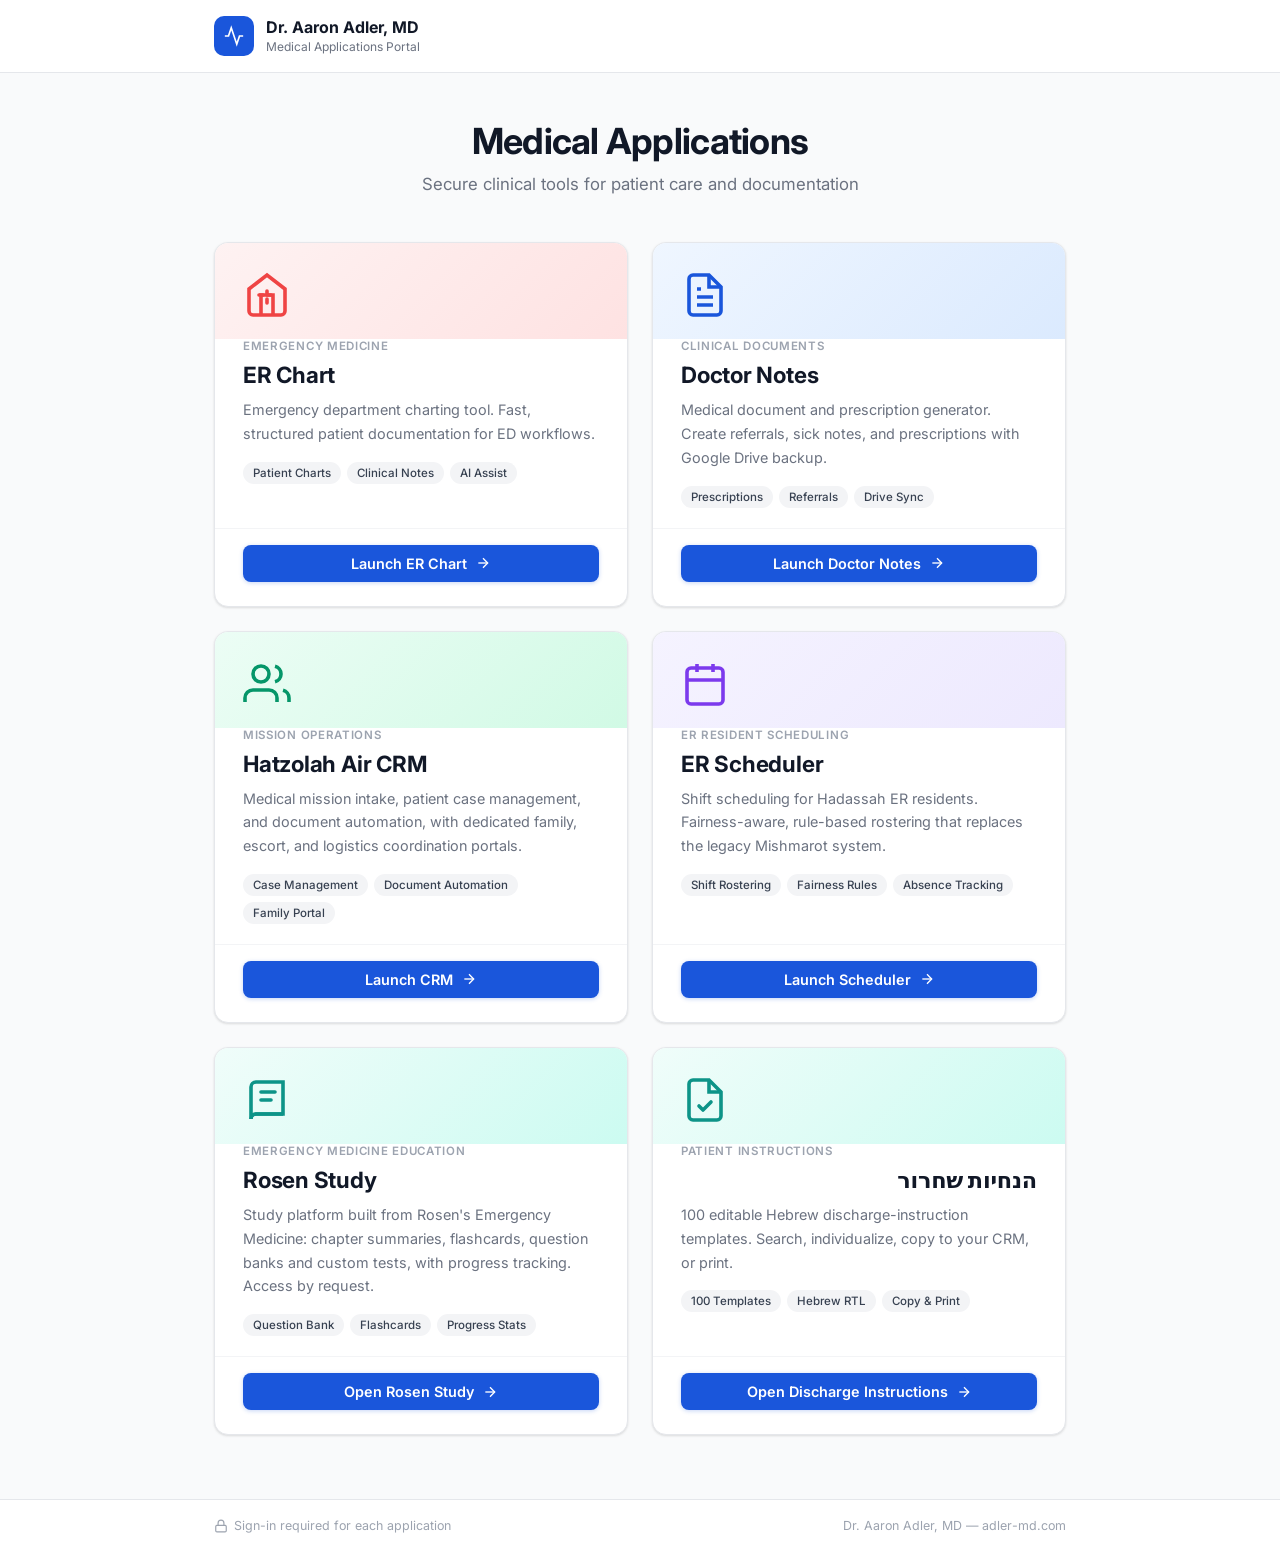
<file: index.html>
<!DOCTYPE html>
<html lang="en">
<head>
  <meta charset="UTF-8" />
  <meta name="viewport" content="width=device-width, initial-scale=1.0" />
  <title>Dr. Aaron Adler, MD — Medical Applications Portal</title>
  <link rel="stylesheet" href="style.css" />
  <link rel="preconnect" href="https://fonts.googleapis.com" />
  <link rel="preconnect" href="https://fonts.gstatic.com" crossorigin />
  <link href="https://fonts.googleapis.com/css2?family=Inter:wght@400;500;600;700&display=swap" rel="stylesheet" />
</head>
<body>

  <header class="header">
    <div class="header-inner">
      <div class="header-logo">
        <div class="logo-icon">
          <svg viewBox="0 0 24 24" fill="none" stroke="currentColor" stroke-width="1.8">
            <path d="M22 12h-4l-3 9L9 3l-3 9H2"/>
          </svg>
        </div>
        <div>
          <div class="logo-name">Dr. Aaron Adler, MD</div>
          <div class="logo-sub">Medical Applications Portal</div>
        </div>
      </div>
    </div>
  </header>

  <main class="main">

    <section class="hero">
      <h1 class="hero-title">Medical Applications</h1>
      <p class="hero-sub">Secure clinical tools for patient care and documentation</p>
    </section>

    <section class="cards">

      <div class="app-card">
        <div class="card-icon card-icon--red">
          <svg viewBox="0 0 24 24" fill="none" stroke="currentColor" stroke-width="1.8">
            <path d="M3 9l9-7 9 7v11a2 2 0 0 1-2 2H5a2 2 0 0 1-2-2z"/>
            <path d="M9 22V12h6v10"/>
            <line x1="12" y1="5" x2="12" y2="5"/>
            <path d="M8 12h2m2 0h2m-2-2v2m0 2v2" stroke-linecap="round"/>
          </svg>
        </div>
        <div class="card-body">
          <div class="card-tag">Emergency Medicine</div>
          <h2 class="card-title">ER Chart</h2>
          <p class="card-desc">Emergency department charting tool. Fast, structured patient documentation for ED workflows.</p>
          <div class="card-features">
            <span class="feature-pill">Patient Charts</span>
            <span class="feature-pill">Clinical Notes</span>
            <span class="feature-pill">AI Assist</span>
          </div>
        </div>
        <div class="card-footer">
          <a href="https://er.adler-md.com" class="btn btn-primary">
            Launch ER Chart
            <svg viewBox="0 0 24 24" fill="none" stroke="currentColor" stroke-width="2"><line x1="5" y1="12" x2="19" y2="12"/><polyline points="12 5 19 12 12 19"/></svg>
          </a>
        </div>
      </div>

      <div class="app-card">
        <div class="card-icon card-icon--blue">
          <svg viewBox="0 0 24 24" fill="none" stroke="currentColor" stroke-width="1.8">
            <path d="M14 2H6a2 2 0 0 0-2 2v16a2 2 0 0 0 2 2h12a2 2 0 0 0 2-2V8z"/>
            <polyline points="14 2 14 8 20 8"/>
            <line x1="16" y1="13" x2="8" y2="13"/>
            <line x1="16" y1="17" x2="8" y2="17"/>
            <polyline points="10 9 9 9 8 9"/>
          </svg>
        </div>
        <div class="card-body">
          <div class="card-tag">Clinical Documents</div>
          <h2 class="card-title">Doctor Notes</h2>
          <p class="card-desc">Medical document and prescription generator. Create referrals, sick notes, and prescriptions with Google Drive backup.</p>
          <div class="card-features">
            <span class="feature-pill">Prescriptions</span>
            <span class="feature-pill">Referrals</span>
            <span class="feature-pill">Drive Sync</span>
          </div>
        </div>
        <div class="card-footer">
          <a href="https://notes.adler-md.com" class="btn btn-primary">
            Launch Doctor Notes
            <svg viewBox="0 0 24 24" fill="none" stroke="currentColor" stroke-width="2"><line x1="5" y1="12" x2="19" y2="12"/><polyline points="12 5 19 12 12 19"/></svg>
          </a>
        </div>
      </div>

      <div class="app-card">
        <div class="card-icon card-icon--green">
          <svg viewBox="0 0 24 24" fill="none" stroke="currentColor" stroke-width="1.8">
            <path d="M17 21v-2a4 4 0 0 0-4-4H5a4 4 0 0 0-4 4v2"/>
            <circle cx="9" cy="7" r="4"/>
            <path d="M23 21v-2a4 4 0 0 0-3-3.87"/>
            <path d="M16 3.13a4 4 0 0 1 0 7.75"/>
          </svg>
        </div>
        <div class="card-body">
          <div class="card-tag">Mission Operations</div>
          <h2 class="card-title">Hatzolah Air CRM</h2>
          <p class="card-desc">Medical mission intake, patient case management, and document automation, with dedicated family, escort, and logistics coordination portals.</p>
          <div class="card-features">
            <span class="feature-pill">Case Management</span>
            <span class="feature-pill">Document Automation</span>
            <span class="feature-pill">Family Portal</span>
          </div>
        </div>
        <div class="card-footer">
          <a href="https://app.hatzolahair.org.il" class="btn btn-primary">
            Launch CRM
            <svg viewBox="0 0 24 24" fill="none" stroke="currentColor" stroke-width="2"><line x1="5" y1="12" x2="19" y2="12"/><polyline points="12 5 19 12 12 19"/></svg>
          </a>
        </div>
      </div>

      <div class="app-card">
        <div class="card-icon card-icon--purple">
          <svg viewBox="0 0 24 24" fill="none" stroke="currentColor" stroke-width="1.8">
            <rect x="3" y="4" width="18" height="18" rx="2" ry="2"/>
            <line x1="16" y1="2" x2="16" y2="6"/>
            <line x1="8" y1="2" x2="8" y2="6"/>
            <line x1="3" y1="10" x2="21" y2="10"/>
          </svg>
        </div>
        <div class="card-body">
          <div class="card-tag">ER Resident Scheduling</div>
          <h2 class="card-title">ER Scheduler</h2>
          <p class="card-desc">Shift scheduling for Hadassah ER residents. Fairness-aware, rule-based rostering that replaces the legacy Mishmarot system.</p>
          <div class="card-features">
            <span class="feature-pill">Shift Rostering</span>
            <span class="feature-pill">Fairness Rules</span>
            <span class="feature-pill">Absence Tracking</span>
          </div>
        </div>
        <div class="card-footer">
          <a href="https://scheduler.adler-md.com" class="btn btn-primary">
            Launch Scheduler
            <svg viewBox="0 0 24 24" fill="none" stroke="currentColor" stroke-width="2"><line x1="5" y1="12" x2="19" y2="12"/><polyline points="12 5 19 12 12 19"/></svg>
          </a>
        </div>
      </div>

      <div class="app-card">
        <div class="card-icon card-icon--teal">
          <svg viewBox="0 0 24 24" fill="none" stroke="currentColor" stroke-width="1.8">
            <path d="M4 5.5A2.5 2.5 0 0 1 6.5 3H20v16H6.5A2.5 2.5 0 0 0 4 21.5v-16z"/>
            <path d="M4 21.5A2.5 2.5 0 0 1 6.5 19H20"/>
            <path d="M9 8h7M9 12h5" stroke-linecap="round"/>
          </svg>
        </div>
        <div class="card-body">
          <div class="card-tag">Emergency Medicine Education</div>
          <h2 class="card-title">Rosen Study</h2>
          <p class="card-desc">Study platform built from Rosen's Emergency Medicine: chapter summaries, flashcards, question banks and custom tests, with progress tracking. Access by request.</p>
          <div class="card-features">
            <span class="feature-pill">Question Bank</span>
            <span class="feature-pill">Flashcards</span>
            <span class="feature-pill">Progress Stats</span>
          </div>
        </div>
        <div class="card-footer">
          <a href="https://rosen.adler-md.com" class="btn btn-primary">
            Open Rosen Study
            <svg viewBox="0 0 24 24" fill="none" stroke="currentColor" stroke-width="2"><line x1="5" y1="12" x2="19" y2="12"/><polyline points="12 5 19 12 12 19"/></svg>
          </a>
        </div>
      </div>

      <div class="app-card">
        <div class="card-icon card-icon--teal">
          <svg viewBox="0 0 24 24" fill="none" stroke="currentColor" stroke-width="1.8">
            <path d="M14 2H6a2 2 0 0 0-2 2v16a2 2 0 0 0 2 2h12a2 2 0 0 0 2-2V8z"/>
            <polyline points="14 2 14 8 20 8"/>
            <path d="M9 15l2 2 4-4" stroke-linecap="round" stroke-linejoin="round"/>
          </svg>
        </div>
        <div class="card-body">
          <div class="card-tag">Patient Instructions</div>
          <h2 class="card-title" lang="he" dir="rtl">הנחיות שחרור</h2>
          <p class="card-desc">100 editable Hebrew discharge-instruction templates. Search, individualize, copy to your CRM, or print.</p>
          <div class="card-features">
            <span class="feature-pill">100 Templates</span>
            <span class="feature-pill">Hebrew RTL</span>
            <span class="feature-pill">Copy &amp; Print</span>
          </div>
        </div>
        <div class="card-footer">
          <a href="/discharge-instructions/" class="btn btn-primary">
            Open Discharge Instructions
            <svg viewBox="0 0 24 24" fill="none" stroke="currentColor" stroke-width="2"><line x1="5" y1="12" x2="19" y2="12"/><polyline points="12 5 19 12 12 19"/></svg>
          </a>
        </div>
      </div>

    </section>

  </main>

  <footer class="footer">
    <div class="footer-inner">
      <div class="footer-lock">
        <svg viewBox="0 0 24 24" fill="none" stroke="currentColor" stroke-width="2">
          <rect x="3" y="11" width="18" height="11" rx="2" ry="2"/>
          <path d="M7 11V7a5 5 0 0 1 10 0v4"/>
        </svg>
        Sign-in required for each application
      </div>
      <div class="footer-copy">Dr. Aaron Adler, MD &mdash; adler-md.com</div>
    </div>
  </footer>

</body>
</html>
</file>
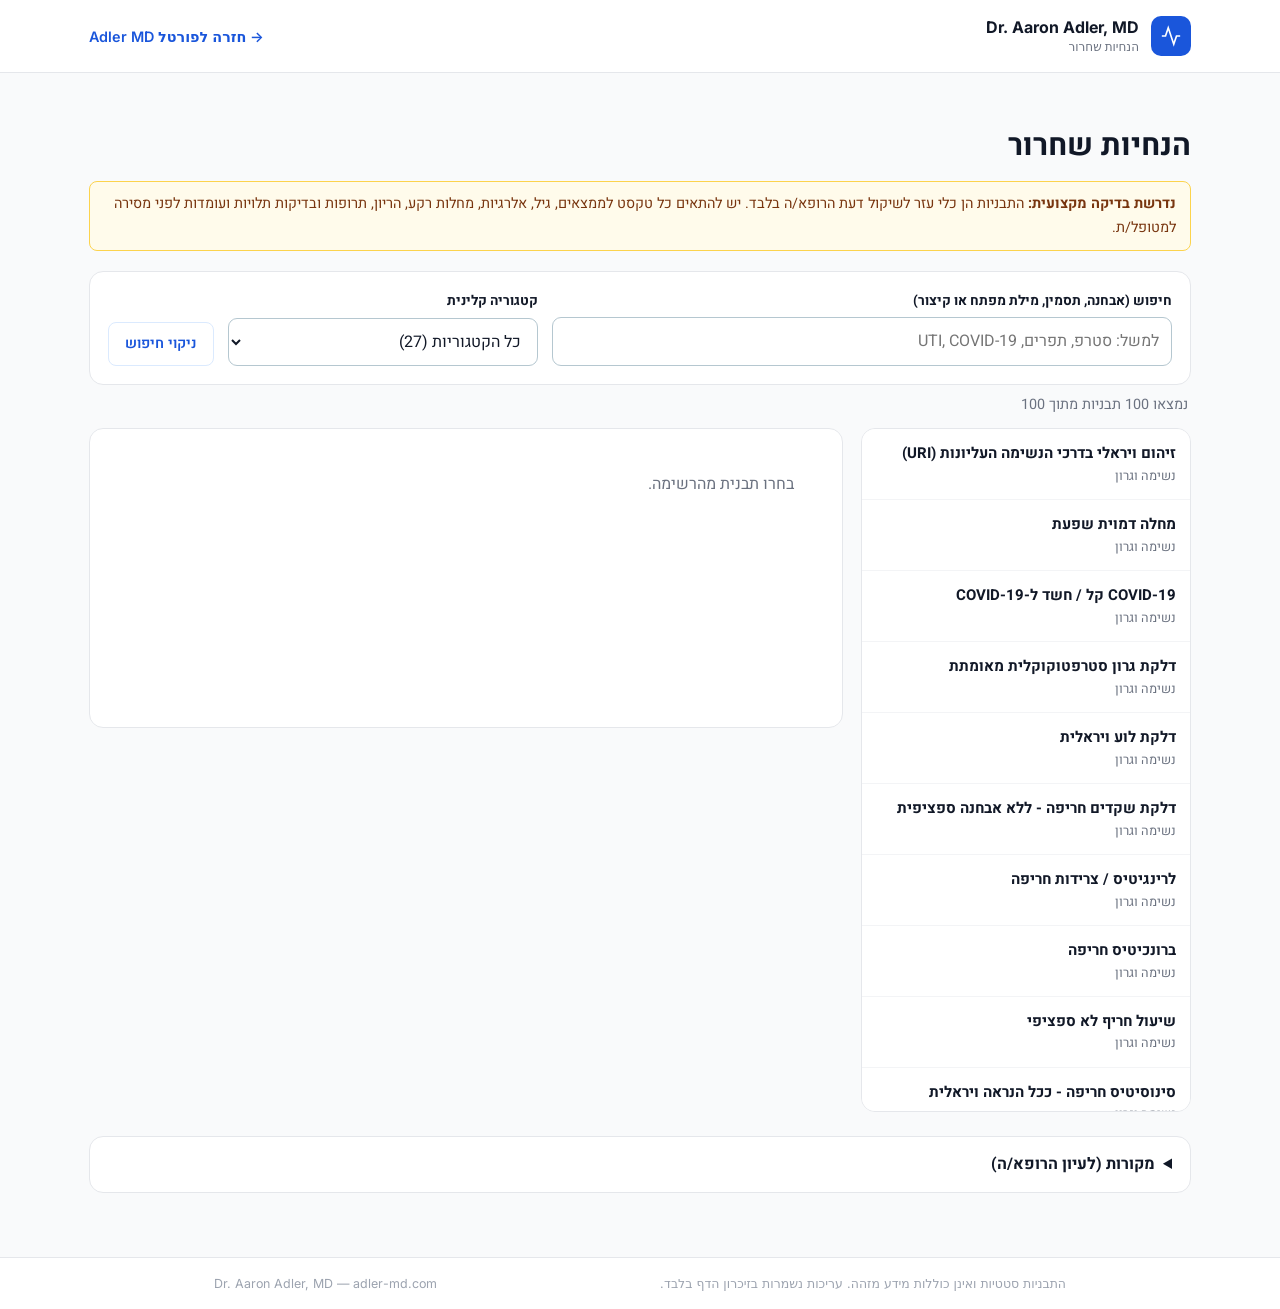
<file: discharge-instructions/index.html>
<!DOCTYPE html>
<html lang="he" dir="rtl">
<head>
  <meta charset="UTF-8" />
  <meta name="viewport" content="width=device-width, initial-scale=1.0" />
  <meta name="robots" content="noindex, nofollow" />
  <title>הנחיות שחרור | Adler MD</title>
  <link rel="stylesheet" href="/style.css" />
  <link rel="stylesheet" href="discharge.css" />
  <link rel="preconnect" href="https://fonts.googleapis.com" />
  <link rel="preconnect" href="https://fonts.gstatic.com" crossorigin />
  <link href="https://fonts.googleapis.com/css2?family=Inter:wght@400;500;600;700&family=Heebo:wght@400;500;700&display=swap" rel="stylesheet" />
</head>
<body class="dc-body">

  <header class="header dc-noprint">
    <div class="header-inner dc-header-inner">
      <div class="header-logo">
        <div class="logo-icon">
          <svg viewBox="0 0 24 24" fill="none" stroke="currentColor" stroke-width="1.8"><path d="M22 12h-4l-3 9L9 3l-3 9H2"/></svg>
        </div>
        <div>
          <div class="logo-name">Dr. Aaron Adler, MD</div>
          <div class="logo-sub">הנחיות שחרור</div>
        </div>
      </div>
      <a class="dc-back" href="/">&rarr; חזרה לפורטל Adler MD</a>
    </div>
  </header>

  <main class="main dc-main discharge-module">

    <section class="dc-intro dc-noprint">
      <h1>הנחיות שחרור</h1>
      <p class="dc-review" role="note"><strong>נדרשת בדיקה מקצועית:</strong> התבניות הן כלי עזר לשיקול דעת הרופא/ה בלבד. יש להתאים כל טקסט לממצאים, גיל, אלרגיות, מחלות רקע, הריון, תרופות ובדיקות תלויות ועומדות לפני מסירה למטופל/ת.</p>
    </section>

    <section class="dc-toolbar dc-noprint" aria-label="חיפוש וסינון">
      <div class="dc-field">
        <label for="dc-search">חיפוש (אבחנה, תסמין, מילת מפתח או קיצור)</label>
        <input id="dc-search" type="search" autocomplete="off" placeholder="למשל: סטרפ, תפרים, UTI, COVID-19" />
      </div>
      <div class="dc-field">
        <label for="dc-category">קטגוריה קלינית</label>
        <select id="dc-category"></select>
      </div>
      <button type="button" id="dc-clear" class="dc-btn dc-btn-ghost">ניקוי חיפוש</button>
    </section>

    <p id="dc-count" class="dc-count dc-noprint" role="status" aria-live="polite"></p>
    <p id="dc-error" class="dc-error dc-noprint" role="alert" hidden></p>

    <div class="dc-layout">
      <nav class="dc-results dc-noprint" aria-label="רשימת תבניות">
        <ul id="dc-list" class="dc-list"></ul>
        <p id="dc-empty" class="dc-empty" hidden>לא נמצאו תבניות מתאימות. נסו מילת חיפוש אחרת או נקו את הסינון.</p>
      </nav>

      <article id="dc-detail" class="dc-detail dc-noprint" aria-live="polite" tabindex="-1">
        <p class="dc-placeholder">בחרו תבנית מהרשימה.</p>
      </article>
    </div>

    <details class="dc-sources dc-noprint">
      <summary>מקורות (לעיון הרופא/ה)</summary>
      <p class="dc-small">קישורי המקורות מסופקים לעיון קליני בלבד ואינם מהווים אישור או הסמכה של התבניות.</p>
      <ol id="dc-sources-list"></ol>
    </details>

    <!-- Print-only sheet, rebuilt from the current working copy -->
    <section id="dc-print" class="dc-print" aria-hidden="true"></section>
  </main>

  <footer class="footer dc-noprint">
    <div class="footer-inner">
      <div class="footer-lock">התבניות סטטיות ואינן כוללות מידע מזהה. עריכות נשמרות בזיכרון הדף בלבד.</div>
      <div class="footer-copy">Dr. Aaron Adler, MD &mdash; adler-md.com</div>
    </div>
  </footer>

  <script src="discharge-core.js"></script>
  <script src="discharge.js"></script>
</body>
</html>
</file>
<file: style.css>
*, *::before, *::after {
  box-sizing: border-box;
  margin: 0;
  padding: 0;
}

:root {
  --blue-600: #1a56db;
  --blue-700: #1648c0;
  --blue-50:  #eff6ff;
  --blue-100: #dbeafe;
  --red-500:  #ef4444;
  --red-50:   #fef2f2;
  --red-100:  #fee2e2;
  --green-600: #059669;
  --green-50:  #ecfdf5;
  --green-100: #d1fae5;
  --purple-600: #7c3aed;
  --purple-50:  #f5f3ff;
  --purple-100: #ede9fe;
  --gray-50:  #f9fafb;
  --gray-100: #f3f4f6;
  --gray-200: #e5e7eb;
  --gray-400: #9ca3af;
  --gray-500: #6b7280;
  --gray-700: #374151;
  --gray-900: #111827;
  --white:    #ffffff;

  --shadow-sm: 0 1px 3px rgba(0,0,0,.08), 0 1px 2px rgba(0,0,0,.05);
  --shadow-md: 0 4px 16px rgba(0,0,0,.10), 0 2px 6px rgba(0,0,0,.06);
  --shadow-lg: 0 10px 32px rgba(0,0,0,.12), 0 4px 12px rgba(0,0,0,.07);

  --radius: 14px;
  --radius-sm: 8px;
}

html { font-size: 16px; }

body {
  font-family: 'Inter', system-ui, -apple-system, sans-serif;
  background: var(--gray-50);
  color: var(--gray-900);
  min-height: 100vh;
  display: flex;
  flex-direction: column;
  -webkit-font-smoothing: antialiased;
}

/* ---- HEADER ---- */
.header {
  background: var(--white);
  border-bottom: 1px solid var(--gray-200);
  position: sticky;
  top: 0;
  z-index: 10;
}

.header-inner {
  max-width: 900px;
  margin: 0 auto;
  padding: 16px 24px;
}

.header-logo {
  display: flex;
  align-items: center;
  gap: 12px;
}

.logo-icon {
  width: 40px;
  height: 40px;
  background: var(--blue-600);
  border-radius: 10px;
  display: flex;
  align-items: center;
  justify-content: center;
  flex-shrink: 0;
  color: var(--white);
}

.logo-icon svg {
  width: 22px;
  height: 22px;
}

.logo-name {
  font-size: 1rem;
  font-weight: 700;
  color: var(--gray-900);
  line-height: 1.2;
}

.logo-sub {
  font-size: .75rem;
  color: var(--gray-500);
  margin-top: 2px;
}

/* ---- MAIN ---- */
.main {
  flex: 1;
  max-width: 900px;
  width: 100%;
  margin: 0 auto;
  padding: 48px 24px 64px;
}

/* ---- HERO ---- */
.hero {
  text-align: center;
  margin-bottom: 48px;
}

.hero-title {
  font-size: 2.25rem;
  font-weight: 700;
  color: var(--gray-900);
  letter-spacing: -.02em;
  line-height: 1.15;
}

.hero-sub {
  margin-top: 12px;
  font-size: 1.05rem;
  color: var(--gray-500);
  font-weight: 400;
}

/* ---- CARDS ---- */
.cards {
  display: grid;
  grid-template-columns: repeat(auto-fit, minmax(300px, 1fr));
  gap: 24px;
}

.app-card {
  background: var(--white);
  border: 1px solid var(--gray-200);
  border-radius: var(--radius);
  box-shadow: var(--shadow-sm);
  display: flex;
  flex-direction: column;
  overflow: hidden;
  transition: box-shadow .18s ease, transform .18s ease;
}

.app-card:hover {
  box-shadow: var(--shadow-lg);
  transform: translateY(-2px);
}

/* Card icon banner */
.card-icon {
  padding: 28px 28px 20px;
  display: flex;
  align-items: center;
  justify-content: flex-start;
}

.card-icon svg {
  width: 48px;
  height: 48px;
}

.card-icon--blue {
  background: linear-gradient(135deg, var(--blue-50) 0%, var(--blue-100) 100%);
  color: var(--blue-600);
}

.card-icon--red {
  background: linear-gradient(135deg, var(--red-50) 0%, var(--red-100) 100%);
  color: var(--red-500);
}

.card-icon--green {
  background: linear-gradient(135deg, var(--green-50) 0%, var(--green-100) 100%);
  color: var(--green-600);
}

.card-icon--purple {
  background: linear-gradient(135deg, var(--purple-50) 0%, var(--purple-100) 100%);
  color: var(--purple-600);
}

.card-icon--teal {
  background: linear-gradient(135deg, #f0fdfa 0%, #ccfbf1 100%);
  color: #0d9488;
}

/* Card body */
.card-body {
  padding: 0 28px 20px;
  flex: 1;
}

.card-tag {
  font-size: .72rem;
  font-weight: 600;
  text-transform: uppercase;
  letter-spacing: .06em;
  color: var(--gray-400);
  margin-bottom: 8px;
}

.card-title {
  font-size: 1.4rem;
  font-weight: 700;
  color: var(--gray-900);
  margin-bottom: 10px;
  letter-spacing: -.01em;
}

.card-desc {
  font-size: .9rem;
  color: var(--gray-500);
  line-height: 1.65;
  margin-bottom: 16px;
}

.card-features {
  display: flex;
  flex-wrap: wrap;
  gap: 6px;
}

.feature-pill {
  font-size: .72rem;
  font-weight: 500;
  background: var(--gray-100);
  color: var(--gray-700);
  border-radius: 99px;
  padding: 4px 10px;
}

/* Card footer */
.card-footer {
  padding: 16px 28px 24px;
  border-top: 1px solid var(--gray-100);
}

.btn {
  display: inline-flex;
  align-items: center;
  gap: 8px;
  font-family: inherit;
  font-size: .9rem;
  font-weight: 600;
  border-radius: var(--radius-sm);
  padding: 10px 18px;
  cursor: pointer;
  text-decoration: none;
  transition: background .15s, box-shadow .15s;
  border: none;
}

.btn svg {
  width: 16px;
  height: 16px;
  flex-shrink: 0;
}

.btn-primary {
  background: var(--blue-600);
  color: var(--white);
  width: 100%;
  justify-content: center;
  box-shadow: 0 1px 4px rgba(26,86,219,.25);
}

.btn-primary:hover {
  background: var(--blue-700);
  box-shadow: 0 4px 12px rgba(26,86,219,.35);
}

/* ---- FOOTER ---- */
.footer {
  background: var(--white);
  border-top: 1px solid var(--gray-200);
  margin-top: auto;
}

.footer-inner {
  max-width: 900px;
  margin: 0 auto;
  padding: 18px 24px;
  display: flex;
  align-items: center;
  justify-content: space-between;
  gap: 16px;
  flex-wrap: wrap;
}

.footer-lock {
  display: flex;
  align-items: center;
  gap: 6px;
  font-size: .78rem;
  color: var(--gray-400);
}

.footer-lock svg {
  width: 14px;
  height: 14px;
}

.footer-copy {
  font-size: .78rem;
  color: var(--gray-400);
}

/* ---- RESPONSIVE ---- */
@media (max-width: 600px) {
  .hero-title { font-size: 1.75rem; }
  .main { padding: 32px 16px 48px; }
  .hero { margin-bottom: 32px; }
  .card-icon, .card-body { padding-left: 20px; padding-right: 20px; }
  .card-footer { padding: 14px 20px 20px; }
  .footer-inner { flex-direction: column; align-items: flex-start; gap: 6px; }
}
</file>
<file: discharge-instructions/discharge.css>
.dc-body { direction: rtl; text-align: right; }
.discharge-module {
  direction: rtl; text-align: right;
  font-family: "Heebo", "Noto Sans Hebrew", "Rubik", Arial, sans-serif;
  line-height: 1.65;
  max-width: 1150px;
}
.dc-header-inner { display: flex; align-items: center; justify-content: space-between; gap: 12px; max-width: 1150px; flex-wrap: wrap; }
.dc-back { color: var(--blue-600); font-weight: 600; text-decoration: none; font-size: .9rem; }
.dc-back:hover { text-decoration: underline; }
.dc-intro h1 { font-size: 1.9rem; letter-spacing: 0; }
.dc-review { margin-top: 10px; background: #fffbeb; border: 1px solid #fcd34d; color: #78350f; border-radius: var(--radius-sm); padding: 10px 14px; font-size: .9rem; }
.dc-toolbar { display: grid; grid-template-columns: minmax(0, 2fr) minmax(0, 1fr) auto; gap: 14px; align-items: end; background: var(--white); border: 1px solid var(--gray-200); border-radius: var(--radius); padding: 18px; margin: 20px 0 8px; }
.dc-field { display: flex; flex-direction: column; gap: 5px; min-width: 0; }
.dc-field label, .dc-edit-field label { font-weight: 700; font-size: .85rem; }
.dc-field input, .dc-field select, .dc-edit-field textarea { width: 100%; font: inherit; direction: rtl; text-align: right; padding: 10px 12px; border: 1px solid #b5c7d0; border-radius: 9px; background: var(--white); color: var(--gray-900); }
.dc-edit-field textarea { line-height: 1.6; resize: vertical; }
:where(button, input, select, textarea, summary, a):focus-visible { outline: 3px solid #85b4f5; outline-offset: 2px; }
.dc-count { font-size: .9rem; color: var(--gray-500); margin: 6px 3px 12px; }
.dc-error { background: var(--red-50); color: #991b1b; border: 1px solid var(--red-100); border-radius: var(--radius-sm); padding: 10px 14px; margin-bottom: 12px; }
.dc-layout { display: grid; grid-template-columns: minmax(230px, 330px) minmax(0, 1fr); gap: 18px; align-items: start; }
.dc-results { background: var(--white); border: 1px solid var(--gray-200); border-radius: var(--radius); max-height: 76vh; overflow-y: auto; min-width: 0; }
.dc-list { list-style: none; }
.dc-result { display: block; width: 100%; text-align: right; direction: rtl; font: inherit; background: var(--white); border: 0; border-bottom: 1px solid var(--gray-100); padding: 12px 14px; cursor: pointer; overflow-wrap: anywhere; color: var(--gray-900); }
.dc-result:hover { background: var(--blue-50); }
.dc-result[aria-pressed="true"] { background: var(--blue-100); border-inline-start: 5px solid var(--blue-600); }
.dc-res-name { display: block; font-weight: 700; font-size: .94rem; }
.dc-res-info { display: block; font-size: .8rem; color: var(--gray-500); }
.dc-empty, .dc-placeholder { padding: 20px; color: var(--gray-500); }
.dc-detail { background: var(--white); border: 1px solid var(--gray-200); border-radius: var(--radius); padding: 22px min(3.5vw, 28px); min-height: 300px; min-width: 0; overflow-wrap: anywhere; }
.dc-detail:focus { outline: none; }
.dc-detail-head { display: flex; justify-content: space-between; align-items: flex-start; gap: 12px; flex-wrap: wrap; border-bottom: 1px solid var(--gray-200); padding-bottom: 14px; margin-bottom: 8px; }
.dc-detail-head h2 { font-size: 1.35rem; }
.dc-tag { display: inline-block; font-size: .75rem; font-weight: 600; color: var(--blue-700); background: var(--blue-50); border-radius: 99px; padding: 2px 10px; margin-bottom: 4px; }
.dc-actions { display: flex; gap: 8px; flex-wrap: wrap; }
.dc-btn { font: inherit; font-size: .9rem; font-weight: 600; border-radius: var(--radius-sm); padding: 9px 16px; cursor: pointer; border: 1px solid transparent; }
.dc-btn-primary { background: var(--blue-600); color: var(--white); }
.dc-btn-primary:hover { background: var(--blue-700); }
.dc-btn-ghost { background: var(--white); color: var(--blue-600); border-color: var(--blue-100); }
.dc-btn-ghost:hover { background: var(--blue-50); }
.dc-copy-status { min-height: 1.5em; font-size: .88rem; font-weight: 600; }
.dc-copy-status.is-ok { color: var(--green-600); }
.dc-copy-status.is-bad { color: #b91c1c; }
.dc-caution { background: #fffbeb; border: 1px solid #fcd34d; color: #78350f; padding: 8px 12px; border-radius: var(--radius-sm); font-size: .85rem; margin-bottom: 12px; }
.dc-edit-field { margin-bottom: 12px; display: flex; flex-direction: column; gap: 5px; }
.dc-section { margin-top: 16px; }
.dc-section h3 { font-size: 1.05rem; color: var(--blue-700); margin-bottom: 6px; }
.dc-bullets { list-style-type: disc; padding-inline-start: 1.5rem; }
.dc-bullets li { direction: rtl; text-align: right; margin-bottom: 4px; }
.dc-sec-head { display: flex; align-items: center; justify-content: space-between; gap: 10px; }
.dc-selbar { display: flex; align-items: center; gap: 8px; flex-wrap: wrap; margin: 10px 0 0; }
.dc-selcount { font-size: .85rem; color: var(--gray-500); }
.dc-checks { list-style: none; padding-inline-start: 0; }
.dc-check { display: flex; gap: 10px; align-items: flex-start; cursor: pointer; }
.dc-check input, .dc-sec-all { width: 18px; height: 18px; margin-top: .3em; flex-shrink: 0; accent-color: var(--blue-600); }
.dc-warn { background: var(--red-50); border: 1px solid var(--red-100); border-inline-start: 5px solid var(--red-500); border-radius: var(--radius-sm); padding: 10px 14px; }
.dc-warn h3 { color: #991b1b; }
bdi[dir="ltr"] { unicode-bidi: isolate; }
.dc-sources { margin-top: 24px; background: var(--white); border: 1px solid var(--gray-200); border-radius: var(--radius); padding: 14px 18px; }
.dc-sources summary { cursor: pointer; font-weight: 700; }
.dc-sources ol { padding-inline-start: 1.5rem; margin-top: 8px; font-size: .85rem; }
.dc-sources a { color: var(--blue-600); overflow-wrap: anywhere; }
.dc-small { font-size: .82rem; color: var(--gray-500); margin-top: 6px; }
.dc-print { display: none; }

@media (max-width: 760px) {
  .dc-toolbar { grid-template-columns: 1fr; }
  .dc-layout { grid-template-columns: 1fr; }
  .dc-results { max-height: 40vh; }
  .dc-actions .dc-btn { flex: 1 1 auto; }
}

@media print {
  @page { size: A4 portrait; margin: 16mm; }
  .dc-noprint { display: none !important; }
  body.dc-body { background: #fff; color: #000; display: block; }
  .main.dc-main { padding: 0; max-width: none; }
  .dc-print { display: block; color: #000; font-size: 12pt; line-height: 1.7; }
  .dc-print h1 { font-size: 18pt; margin-bottom: 8pt; }
  .dc-print .dc-section { break-inside: avoid-page; margin-top: 12pt; }
  .dc-print .dc-bullets li { break-inside: avoid; }
  .dc-print .dc-warn { background: none; border: 1.5pt solid #000; border-inline-start-width: 4pt; }
  .dc-print .dc-warn h3, .dc-print h3 { color: #000; }
}
</file>
